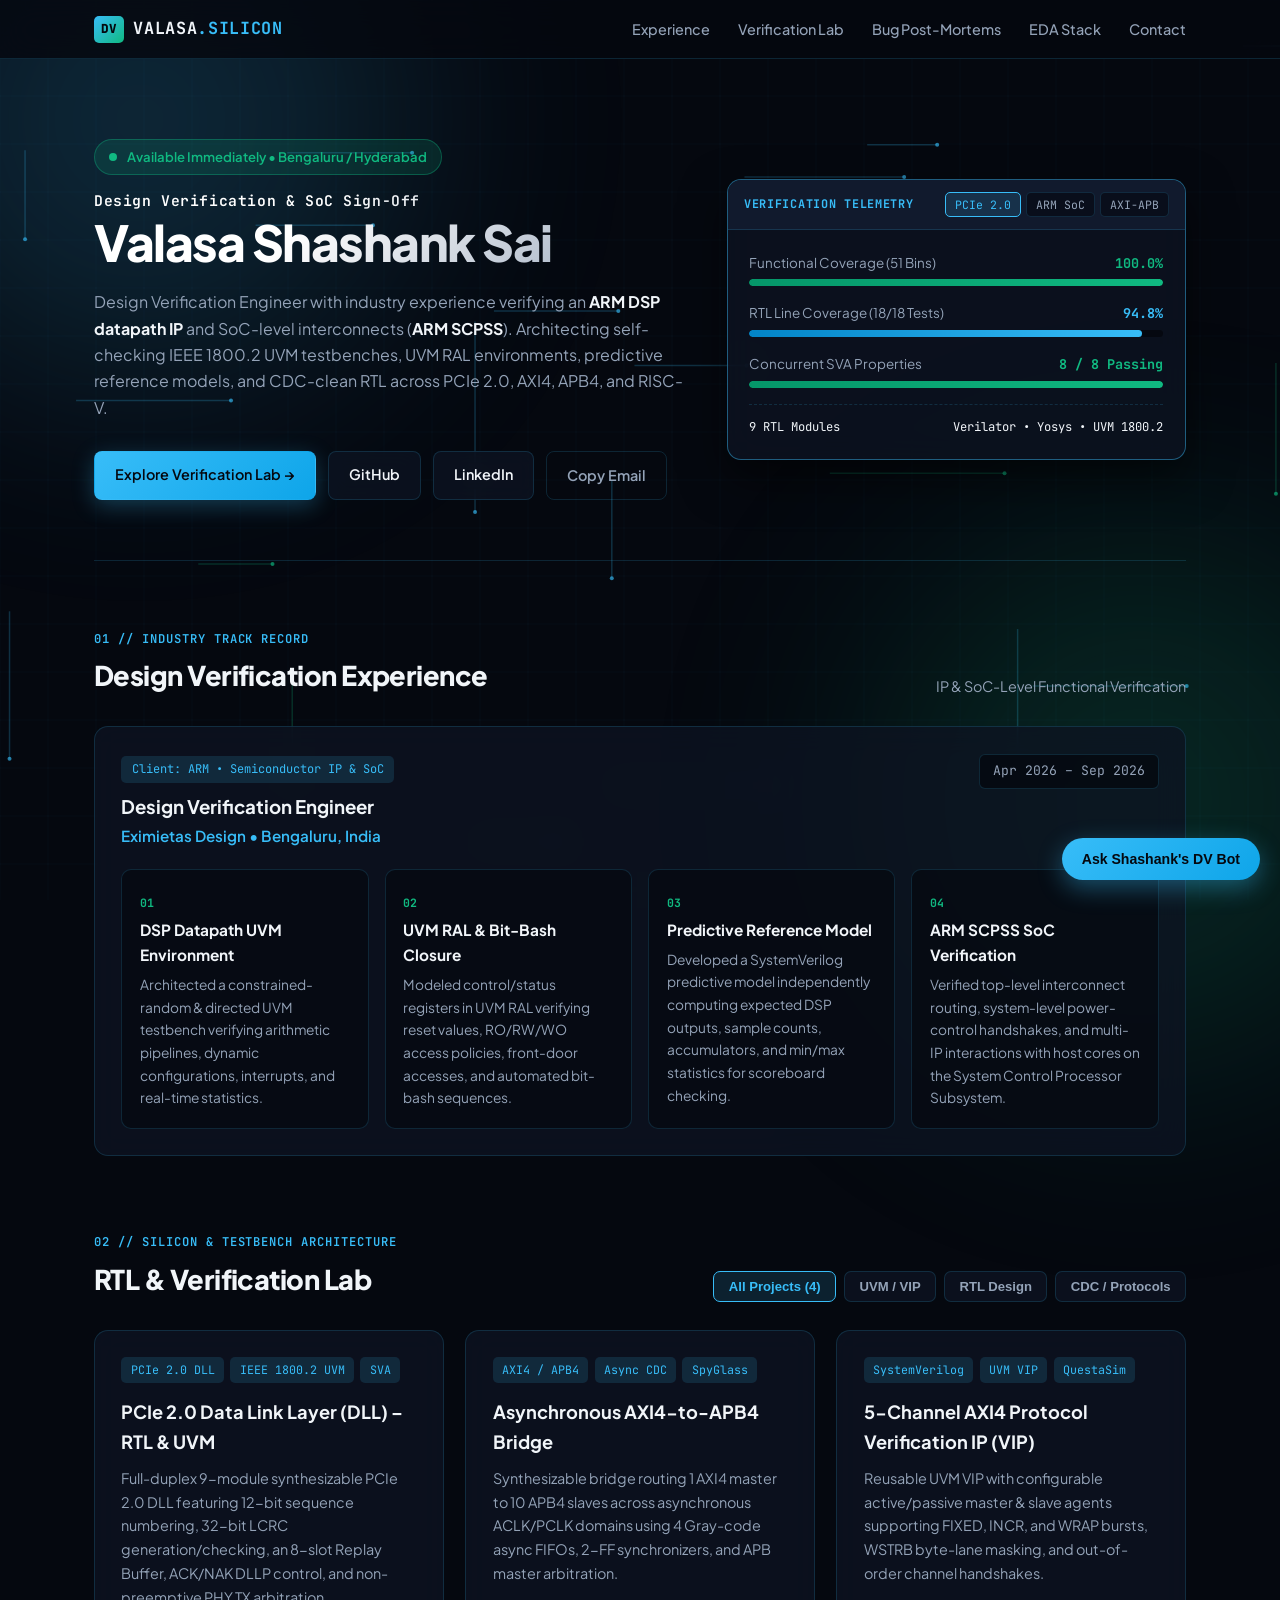
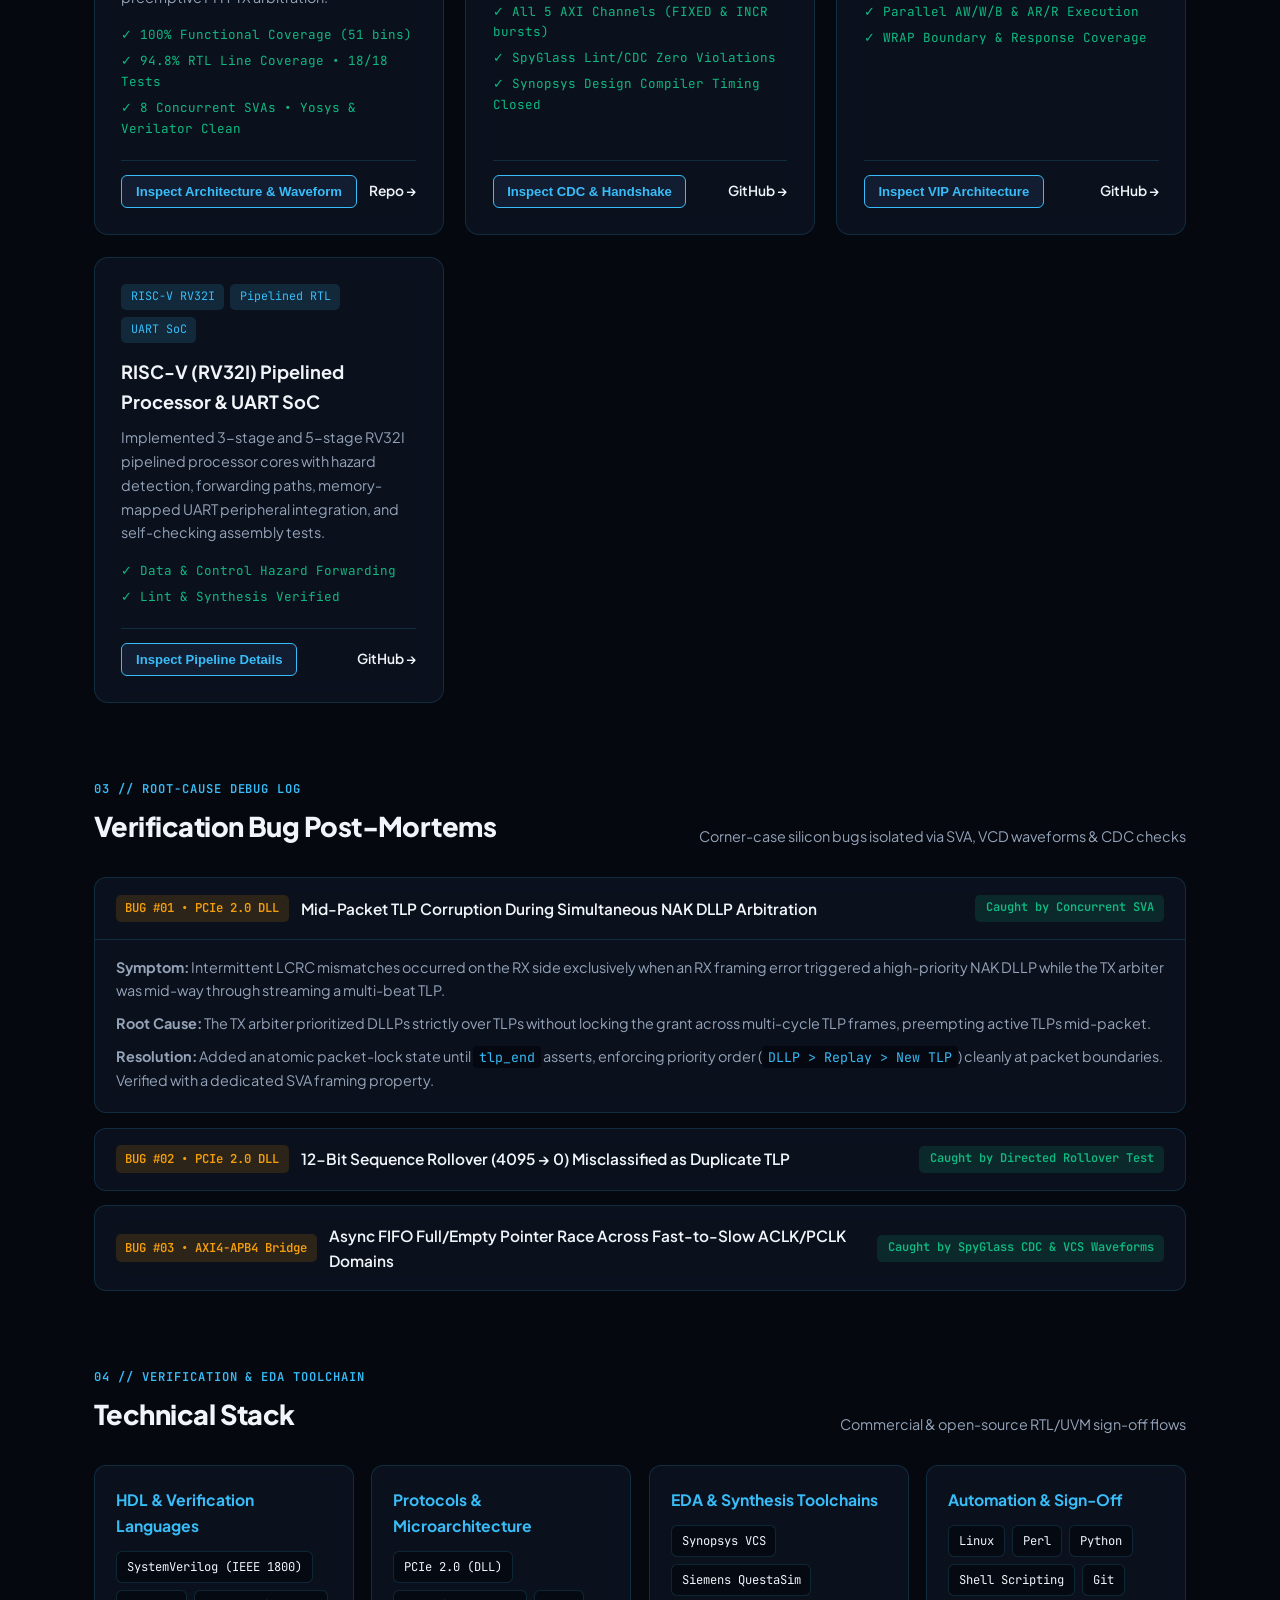
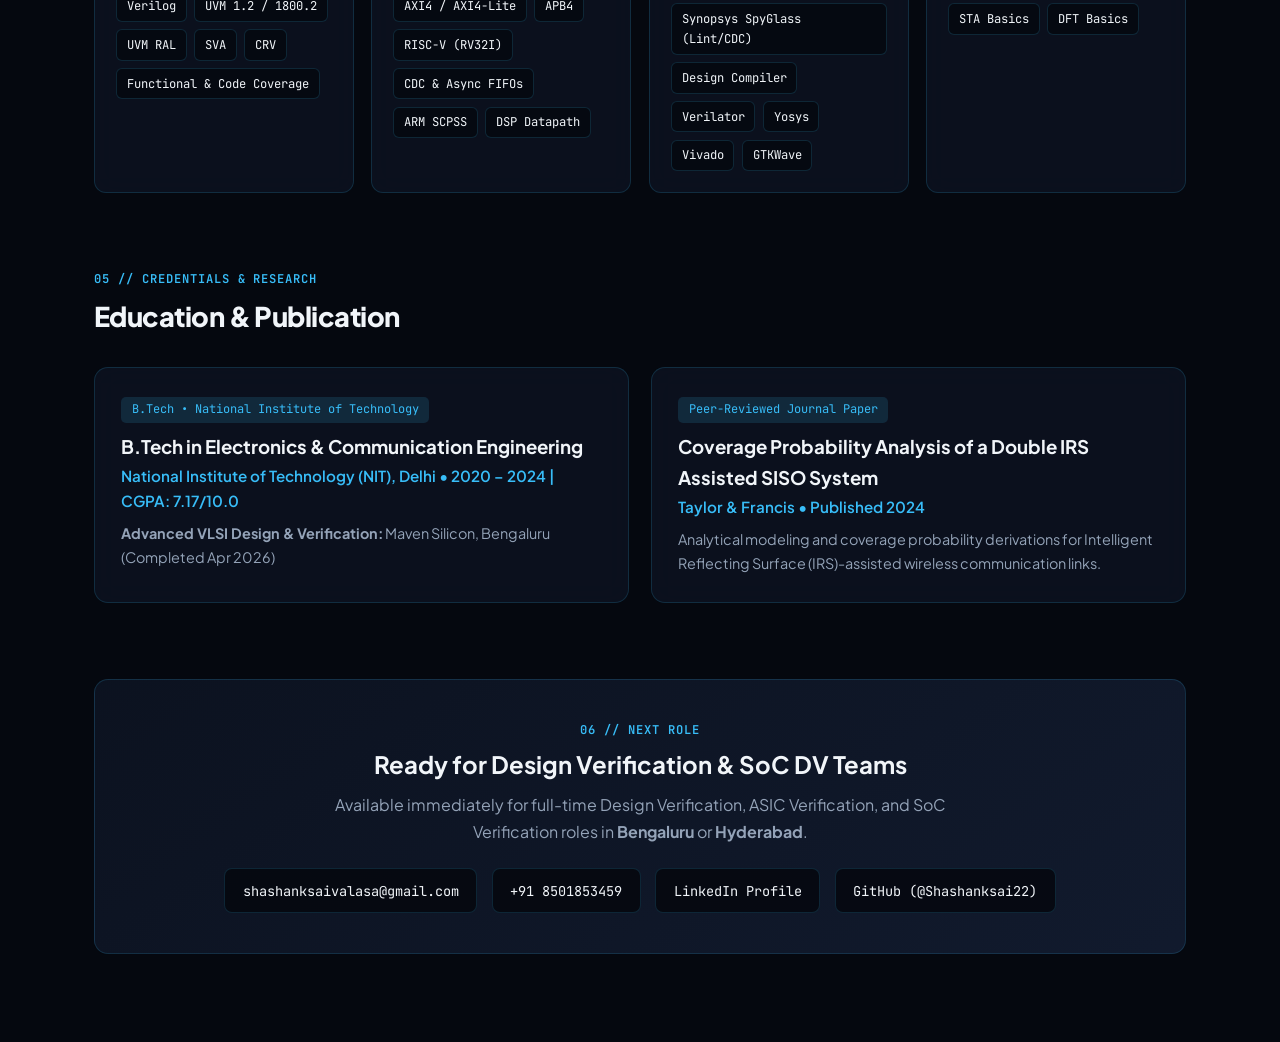
<file: index.html>
<!DOCTYPE html>
<html lang="en">
<head>
    <meta charset="UTF-8">
    <meta name="viewport" content="width=device-width, initial-scale=1.0">
    <title>Valasa Shashank Sai | Design Verification Engineer</title>
    <link rel="stylesheet" href="style.css">
    <link rel="preconnect" href="https://fonts.googleapis.com">
    <link rel="preconnect" href="https://fonts.gstatic.com" crossorigin>
    <link href="https://fonts.googleapis.com/css2?family=Plus+Jakarta+Sans:wght@400;500;600;700;800&family=JetBrains+Mono:wght@400;500;600;700&display=swap" rel="stylesheet">
</head>
<body>
    <!-- Interactive Silicon Trace Canvas -->
    <canvas id="silicon-canvas" aria-hidden="true"></canvas>
    <div class="ambient-glow glow-1" aria-hidden="true"></div>
    <div class="ambient-glow glow-2" aria-hidden="true"></div>

    <!-- Top Glass Navbar -->
    <header class="navbar">
        <div class="nav-container">
            <a href="#" class="logo">
                <span class="logo-chip">DV</span>
                <span>VALASA<span class="accent-text">.SILICON</span></span>
            </a>
            <nav>
                <ul class="nav-links">
                    <li><a href="#experience">Experience</a></li>
                    <li><a href="#projects">Verification Lab</a></li>
                    <li><a href="#bugs">Bug Post-Mortems</a></li>
                    <li><a href="#skills">EDA Stack</a></li>
                    <li><a href="#contact">Contact</a></li>
                </ul>
            </nav>
            <button id="menu-toggle" class="menu-toggle" aria-label="Toggle Menu">&#9776;</button>
        </div>
    </header>

    <main>
        <!-- Hero Section -->
        <section id="about" class="hero">
            <div class="hero-grid">
                <div class="hero-content">
                    <div class="status-pill">
                        <span class="pulse"></span>
                        <span>Available Immediately &bull; Bengaluru / Hyderabad</span>
                    </div>
                    <h1>
                        <span class="eyebrow">Design Verification &amp; SoC Sign-Off</span>
                        Valasa Shashank Sai
                    </h1>
                    <p class="summary">
                        Design Verification Engineer with industry experience verifying an <strong>ARM DSP datapath IP</strong> and SoC-level interconnects (<strong>ARM SCPSS</strong>). Architecting self-checking IEEE 1800.2 UVM testbenches, UVM RAL environments, predictive reference models, and CDC-clean RTL across PCIe 2.0, AXI4, APB4, and RISC-V.
                    </p>
                    <div class="hero-actions">
                        <a href="#projects" class="btn btn-primary">Explore Verification Lab &rarr;</a>
                        <a href="https://github.com/Shashanksai22" target="_blank" rel="noopener" class="btn btn-secondary">GitHub</a>
                        <a href="https://www.linkedin.com/in/shashank-sai-valasa-406a00200/" target="_blank" rel="noopener" class="btn btn-secondary">LinkedIn</a>
                        <button id="copy-email-btn" class="btn btn-ghost">Copy Email</button>
                    </div>
                </div>

                <!-- Interactive Verification Telemetry HUD -->
                <aside class="hud-card">
                    <div class="hud-header">
                        <span class="hud-title">VERIFICATION TELEMETRY</span>
                        <div class="hud-tabs" role="tablist">
                            <button class="hud-tab active" data-hud="pcie">PCIe 2.0</button>
                            <button class="hud-tab" data-hud="arm">ARM SoC</button>
                            <button class="hud-tab" data-hud="axi">AXI-APB</button>
                        </div>
                    </div>

                    <div id="hud-panel-pcie" class="hud-body">
                        <div class="metric-block">
                            <div class="stat-row">
                                <span class="stat-label">Functional Coverage (51 Bins)</span>
                                <span class="stat-val emerald">100.0%</span>
                            </div>
                            <div class="progress-bar"><div class="progress-fill emerald-bg" style="width: 100%;"></div></div>
                        </div>

                        <div class="metric-block">
                            <div class="stat-row">
                                <span class="stat-label">RTL Line Coverage (18/18 Tests)</span>
                                <span class="stat-val cyan">94.8%</span>
                            </div>
                            <div class="progress-bar"><div class="progress-fill cyan-bg" style="width: 94.8%;"></div></div>
                        </div>

                        <div class="metric-block">
                            <div class="stat-row">
                                <span class="stat-label">Concurrent SVA Properties</span>
                                <span class="stat-val emerald">8 / 8 Passing</span>
                            </div>
                            <div class="progress-bar"><div class="progress-fill emerald-bg" style="width: 100%;"></div></div>
                        </div>

                        <div class="hud-footer">
                            <span>9 RTL Modules</span>
                            <span>Verilator &bull; Yosys &bull; UVM 1800.2</span>
                        </div>
                    </div>

                    <div id="hud-panel-arm" class="hud-body hidden">
                        <div class="metric-block">
                            <div class="stat-row">
                                <span class="stat-label">UVM RAL Bit-Bash &amp; Policies</span>
                                <span class="stat-val emerald">RO / RW / WO Closed</span>
                            </div>
                            <div class="progress-bar"><div class="progress-fill emerald-bg" style="width: 100%;"></div></div>
                        </div>

                        <div class="metric-block">
                            <div class="stat-row">
                                <span class="stat-label">DSP Predictive Reference Model</span>
                                <span class="stat-val cyan">Cycle-Accurate Match</span>
                            </div>
                            <div class="progress-bar"><div class="progress-fill cyan-bg" style="width: 100%;"></div></div>
                        </div>

                        <div class="metric-block">
                            <div class="stat-row">
                                <span class="stat-label">ARM SCPSS SoC Integration</span>
                                <span class="stat-val emerald">Power &amp; Routing Verified</span>
                            </div>
                            <div class="progress-bar"><div class="progress-fill emerald-bg" style="width: 100%;"></div></div>
                        </div>

                        <div class="hud-footer">
                            <span>Eximietas Design</span>
                            <span>Client: ARM &bull; Bengaluru</span>
                        </div>
                    </div>

                    <div id="hud-panel-axi" class="hud-body hidden">
                        <div class="metric-block">
                            <div class="stat-row">
                                <span class="stat-label">SpyGlass Lint &amp; CDC Sign-Off</span>
                                <span class="stat-val emerald">0 Violations</span>
                            </div>
                            <div class="progress-bar"><div class="progress-fill emerald-bg" style="width: 100%;"></div></div>
                        </div>

                        <div class="metric-block">
                            <div class="stat-row">
                                <span class="stat-label">Async Gray-Code FIFOs</span>
                                <span class="stat-val cyan">4x Domain Bridges</span>
                            </div>
                            <div class="progress-bar"><div class="progress-fill cyan-bg" style="width: 100%;"></div></div>
                        </div>

                        <div class="metric-block">
                            <div class="stat-row">
                                <span class="stat-label">Design Compiler Synthesis</span>
                                <span class="stat-val emerald">Timing Closed</span>
                            </div>
                            <div class="progress-bar"><div class="progress-fill emerald-bg" style="width: 100%;"></div></div>
                        </div>

                        <div class="hud-footer">
                            <span>1 AXI4 Master &times; 10 APB4 Slaves</span>
                            <span>Synopsys VCS &bull; DC</span>
                        </div>
                    </div>
                </aside>
            </div>
        </section>

        <!-- Experience Section -->
        <section id="experience" class="section">
            <div class="section-head">
                <div>
                    <span class="section-kicker">01 // INDUSTRY TRACK RECORD</span>
                    <h2 class="section-title">Design Verification Experience</h2>
                </div>
                <span class="section-sub">IP &amp; SoC-Level Functional Verification</span>
            </div>

            <div class="card featured-exp-card">
                <div class="card-header">
                    <div>
                        <div class="role-badge">Client: ARM &bull; Semiconductor IP &amp; SoC</div>
                        <h3>Design Verification Engineer</h3>
                        <p class="company">Eximietas Design &bull; Bengaluru, India</p>
                    </div>
                    <span class="date-badge">Apr 2026 &ndash; Sep 2026</span>
                </div>

                <div class="exp-highlights">
                    <div class="exp-pillar">
                        <span class="pillar-num">01</span>
                        <h4>DSP Datapath UVM Environment</h4>
                        <p>Architected a constrained-random &amp; directed UVM testbench verifying arithmetic pipelines, dynamic configurations, interrupts, and real-time statistics.</p>
                    </div>
                    <div class="exp-pillar">
                        <span class="pillar-num">02</span>
                        <h4>UVM RAL &amp; Bit-Bash Closure</h4>
                        <p>Modeled control/status registers in UVM RAL verifying reset values, RO/RW/WO access policies, front-door accesses, and automated bit-bash sequences.</p>
                    </div>
                    <div class="exp-pillar">
                        <span class="pillar-num">03</span>
                        <h4>Predictive Reference Model</h4>
                        <p>Developed a SystemVerilog predictive model independently computing expected DSP outputs, sample counts, accumulators, and min/max statistics for scoreboard checking.</p>
                    </div>
                    <div class="exp-pillar">
                        <span class="pillar-num">04</span>
                        <h4>ARM SCPSS SoC Verification</h4>
                        <p>Verified top-level interconnect routing, system-level power-control handshakes, and multi-IP interactions with host cores on the System Control Processor Subsystem.</p>
                    </div>
                </div>
            </div>
        </section>

        <!-- Featured Projects + Interactive Architecture & Waveform Viewer -->
        <section id="projects" class="section">
            <div class="section-head">
                <div>
                    <span class="section-kicker">02 // SILICON &amp; TESTBENCH ARCHITECTURE</span>
                    <h2 class="section-title">RTL &amp; Verification Lab</h2>
                </div>
                <div class="filter-bar" role="tablist">
                    <button class="filter-btn active" data-filter="all">All Projects (4)</button>
                    <button class="filter-btn" data-filter="uvm">UVM / VIP</button>
                    <button class="filter-btn" data-filter="rtl">RTL Design</button>
                    <button class="filter-btn" data-filter="cdc">CDC / Protocols</button>
                </div>
            </div>

            <div class="grid">
                <!-- Project 1: PCIe 2.0 DLL -->
                <article class="card project-card" data-tags="uvm rtl cdc">
                    <div class="card-top">
                        <span class="tag">PCIe 2.0 DLL</span>
                        <span class="tag">IEEE 1800.2 UVM</span>
                        <span class="tag">SVA</span>
                    </div>
                    <h3>PCIe 2.0 Data Link Layer (DLL) &ndash; RTL &amp; UVM</h3>
                    <p>Full-duplex 9-module synthesizable PCIe 2.0 DLL featuring 12-bit sequence numbering, 32-bit LCRC generation/checking, an 8-slot Replay Buffer, ACK/NAK DLLP control, and non-preemptive PHY TX arbitration.</p>
                    <div class="metrics">
                        <span>&#10003; 100% Functional Coverage (51 bins)</span>
                        <span>&#10003; 94.8% RTL Line Coverage &bull; 18/18 Tests</span>
                        <span>&#10003; 8 Concurrent SVAs &bull; Yosys &amp; Verilator Clean</span>
                    </div>
                    <div class="card-actions">
                        <button class="btn-inspect" data-modal="pcie">Inspect Architecture &amp; Waveform</button>
                        <a href="https://github.com/Shashanksai22/PCIe_2_0_DLL" target="_blank" rel="noopener" class="card-link">Repo &rarr;</a>
                    </div>
                </article>

                <!-- Project 2: Async AXI4-to-APB4 Bridge -->
                <article class="card project-card" data-tags="rtl cdc">
                    <div class="card-top">
                        <span class="tag">AXI4 / APB4</span>
                        <span class="tag">Async CDC</span>
                        <span class="tag">SpyGlass</span>
                    </div>
                    <h3>Asynchronous AXI4-to-APB4 Bridge</h3>
                    <p>Synthesizable bridge routing 1 AXI4 master to 10 APB4 slaves across asynchronous ACLK/PCLK domains using 4 Gray-code async FIFOs, 2-FF synchronizers, and APB master arbitration.</p>
                    <div class="metrics">
                        <span>&#10003; All 5 AXI Channels (FIXED &amp; INCR bursts)</span>
                        <span>&#10003; SpyGlass Lint/CDC Zero Violations</span>
                        <span>&#10003; Synopsys Design Compiler Timing Closed</span>
                    </div>
                    <div class="card-actions">
                        <button class="btn-inspect" data-modal="bridge">Inspect CDC &amp; Handshake</button>
                        <a href="https://github.com/Shashanksai22" target="_blank" rel="noopener" class="card-link">GitHub &rarr;</a>
                    </div>
                </article>

                <!-- Project 3: 5-Channel AXI4 VIP -->
                <article class="card project-card" data-tags="uvm cdc">
                    <div class="card-top">
                        <span class="tag">SystemVerilog</span>
                        <span class="tag">UVM VIP</span>
                        <span class="tag">QuestaSim</span>
                    </div>
                    <h3>5-Channel AXI4 Protocol Verification IP (VIP)</h3>
                    <p>Reusable UVM VIP with configurable active/passive master &amp; slave agents supporting FIXED, INCR, and WRAP bursts, WSTRB byte-lane masking, and out-of-order channel handshakes.</p>
                    <div class="metrics">
                        <span>&#10003; Parallel AW/W/B &amp; AR/R Execution</span>
                        <span>&#10003; WRAP Boundary &amp; Response Coverage</span>
                    </div>
                    <div class="card-actions">
                        <button class="btn-inspect" data-modal="axivip">Inspect VIP Architecture</button>
                        <a href="https://github.com/Shashanksai22" target="_blank" rel="noopener" class="card-link">GitHub &rarr;</a>
                    </div>
                </article>

                <!-- Project 4: RISC-V RV32I -->
                <article class="card project-card" data-tags="rtl">
                    <div class="card-top">
                        <span class="tag">RISC-V RV32I</span>
                        <span class="tag">Pipelined RTL</span>
                        <span class="tag">UART SoC</span>
                    </div>
                    <h3>RISC-V (RV32I) Pipelined Processor &amp; UART SoC</h3>
                    <p>Implemented 3-stage and 5-stage RV32I pipelined processor cores with hazard detection, forwarding paths, memory-mapped UART peripheral integration, and self-checking assembly tests.</p>
                    <div class="metrics">
                        <span>&#10003; Data &amp; Control Hazard Forwarding</span>
                        <span>&#10003; Lint &amp; Synthesis Verified</span>
                    </div>
                    <div class="card-actions">
                        <button class="btn-inspect" data-modal="riscv">Inspect Pipeline Details</button>
                        <a href="https://github.com/Shashanksai22" target="_blank" rel="noopener" class="card-link">GitHub &rarr;</a>
                    </div>
                </article>
            </div>
        </section>

        <!-- Engineering Bug Post-Mortems -->
        <section id="bugs" class="section">
            <div class="section-head">
                <div>
                    <span class="section-kicker">03 // ROOT-CAUSE DEBUG LOG</span>
                    <h2 class="section-title">Verification Bug Post-Mortems</h2>
                </div>
                <span class="section-sub">Corner-case silicon bugs isolated via SVA, VCD waveforms &amp; CDC checks</span>
            </div>

            <div class="accordion">
                <details class="bug-item" open>
                    <summary>
                        <span class="bug-id">BUG #01 &bull; PCIe 2.0 DLL</span>
                        <span class="bug-title">Mid-Packet TLP Corruption During Simultaneous NAK DLLP Arbitration</span>
                        <span class="bug-badge">Caught by Concurrent SVA</span>
                    </summary>
                    <div class="bug-body">
                        <p><strong>Symptom:</strong> Intermittent LCRC mismatches occurred on the RX side exclusively when an RX framing error triggered a high-priority NAK DLLP while the TX arbiter was mid-way through streaming a multi-beat TLP.</p>
                        <p><strong>Root Cause:</strong> The TX arbiter prioritized DLLPs strictly over TLPs without locking the grant across multi-cycle TLP frames, preempting active TLPs mid-packet.</p>
                        <p><strong>Resolution:</strong> Added an atomic packet-lock state until <code>tlp_end</code> asserts, enforcing priority order (<code>DLLP &gt; Replay &gt; New TLP</code>) cleanly at packet boundaries. Verified with a dedicated SVA framing property.</p>
                    </div>
                </details>

                <details class="bug-item">
                    <summary>
                        <span class="bug-id">BUG #02 &bull; PCIe 2.0 DLL</span>
                        <span class="bug-title">12-Bit Sequence Rollover (4095 &rarr; 0) Misclassified as Duplicate TLP</span>
                        <span class="bug-badge">Caught by Directed Rollover Test</span>
                    </summary>
                    <div class="bug-body">
                        <p><strong>Symptom:</strong> After transmitting 4,096 TLPs, packet sequence <code>0</code> was silently dropped by the RX DLL as an old duplicate.</p>
                        <p><strong>Root Cause:</strong> Unsigned comparator (<code>rx_seq &lt; next_rcv_seq</code>) evaluated <code>0 &lt; 4095</code> as true across the wrap boundary.</p>
                        <p><strong>Resolution:</strong> Replaced unsigned comparison with 12-bit two's-complement signed modular difference (<code>logic signed [11:0] diff = rx_seq - next_rcv_seq;</code>), isolating expected (<code>0</code>), duplicate (<code>diff[11]==1</code>), and out-of-order gaps across rollover.</p>
                    </div>
                </details>

                <details class="bug-item">
                    <summary>
                        <span class="bug-id">BUG #03 &bull; AXI4-APB4 Bridge</span>
                        <span class="bug-title">Async FIFO Full/Empty Pointer Race Across Fast-to-Slow ACLK/PCLK Domains</span>
                        <span class="bug-badge">Caught by SpyGlass CDC &amp; VCS Waveforms</span>
                    </summary>
                    <div class="bug-body">
                        <p><strong>Symptom:</strong> Back-to-back AXI4 INCR write bursts dropped the final beat when <code>ACLK</code> ran 3&times; faster than <code>PCLK</code>.</p>
                        <p><strong>Root Cause:</strong> Write-side <code>wfull</code> flag compared binary write pointer against unsynchronized read pointer bits during burst back-pressure transitions.</p>
                        <p><strong>Resolution:</strong> Implemented (N+1)-bit Gray-code pointers with 2-FF synchronizers and MSB/2nd-MSB inversion full detection, eliminating SpyGlass CDC structural/functional warnings.</p>
                    </div>
                </details>
            </div>
        </section>

        <!-- Skills Section -->
        <section id="skills" class="section">
            <div class="section-head">
                <div>
                    <span class="section-kicker">04 // VERIFICATION &amp; EDA TOOLCHAIN</span>
                    <h2 class="section-title">Technical Stack</h2>
                </div>
                <span class="section-sub">Commercial &amp; open-source RTL/UVM sign-off flows</span>
            </div>
            <div class="skills-grid">
                <div class="skill-box">
                    <h4>HDL &amp; Verification Languages</h4>
                    <div class="pill-list">
                        <span>SystemVerilog (IEEE 1800)</span>
                        <span>Verilog</span>
                        <span>UVM 1.2 / 1800.2</span>
                        <span>UVM RAL</span>
                        <span>SVA</span>
                        <span>CRV</span>
                        <span>Functional &amp; Code Coverage</span>
                    </div>
                </div>
                <div class="skill-box">
                    <h4>Protocols &amp; Microarchitecture</h4>
                    <div class="pill-list">
                        <span>PCIe 2.0 (DLL)</span>
                        <span>AXI4 / AXI4-Lite</span>
                        <span>APB4</span>
                        <span>RISC-V (RV32I)</span>
                        <span>CDC &amp; Async FIFOs</span>
                        <span>ARM SCPSS</span>
                        <span>DSP Datapath</span>
                    </div>
                </div>
                <div class="skill-box">
                    <h4>EDA &amp; Synthesis Toolchains</h4>
                    <div class="pill-list">
                        <span>Synopsys VCS</span>
                        <span>Siemens QuestaSim</span>
                        <span>Synopsys SpyGlass (Lint/CDC)</span>
                        <span>Design Compiler</span>
                        <span>Verilator</span>
                        <span>Yosys</span>
                        <span>Vivado</span>
                        <span>GTKWave</span>
                    </div>
                </div>
                <div class="skill-box">
                    <h4>Automation &amp; Sign-Off</h4>
                    <div class="pill-list">
                        <span>Linux</span>
                        <span>Perl</span>
                        <span>Python</span>
                        <span>Shell Scripting</span>
                        <span>Git</span>
                        <span>STA Basics</span>
                        <span>DFT Basics</span>
                    </div>
                </div>
            </div>
        </section>

        <!-- Education & Publication -->
        <section id="education" class="section">
            <div class="section-head">
                <div>
                    <span class="section-kicker">05 // CREDENTIALS &amp; RESEARCH</span>
                    <h2 class="section-title">Education &amp; Publication</h2>
                </div>
            </div>
            <div class="grid-2">
                <div class="card">
                    <div class="role-badge">B.Tech &bull; National Institute of Technology</div>
                    <h3>B.Tech in Electronics &amp; Communication Engineering</h3>
                    <p class="company">National Institute of Technology (NIT), Delhi &bull; 2020 &ndash; 2024 | CGPA: 7.17/10.0</p>
                    <p class="sub-text"><strong>Advanced VLSI Design &amp; Verification:</strong> Maven Silicon, Bengaluru (Completed Apr 2026)</p>
                </div>
                <div class="card">
                    <div class="role-badge">Peer-Reviewed Journal Paper</div>
                    <h3>Coverage Probability Analysis of a Double IRS Assisted SISO System</h3>
                    <p class="company">Taylor &amp; Francis &bull; Published 2024</p>
                    <p class="sub-text">Analytical modeling and coverage probability derivations for Intelligent Reflecting Surface (IRS)-assisted wireless communication links.</p>
                </div>
            </div>
        </section>

        <!-- Contact Section -->
        <section id="contact" class="section contact-section">
            <div class="card contact-card">
                <span class="section-kicker">06 // NEXT ROLE</span>
                <h2>Ready for Design Verification &amp; SoC DV Teams</h2>
                <p>Available immediately for full-time Design Verification, ASIC Verification, and SoC Verification roles in <strong>Bengaluru</strong> or <strong>Hyderabad</strong>.</p>
                <div class="contact-links">
                    <a href="mailto:shashanksaivalasa@gmail.com">shashanksaivalasa@gmail.com</a>
                    <span>+91 8501853459</span>
                    <a href="https://www.linkedin.com/in/shashank-sai-valasa-406a00200/" target="_blank" rel="noopener">LinkedIn Profile</a>
                    <a href="https://github.com/Shashanksai22" target="_blank" rel="noopener">GitHub (@Shashanksai22)</a>
                </div>
            </div>
        </section>
    </main>

    <!-- Architecture & Waveform Lightbox Modal -->
    <div id="project-modal" class="modal hidden" role="dialog" aria-modal="true">
        <div class="modal-backdrop"></div>
        <div class="modal-dialog">
            <div class="modal-header">
                <h3 id="modal-title">Project Architecture</h3>
                <button id="modal-close" class="modal-close" aria-label="Close Modal">&times;</button>
            </div>
            <div id="modal-body" class="modal-body"></div>
        </div>
    </div>

    <!-- Floating Interactive DV Assistant -->
    <div id="chat-widget">
        <button id="chat-toggle">Ask Shashank's DV Bot</button>
        <div id="chat-box" class="hidden">
            <div class="chat-header">
                <span>DV Recruiter Assistant</span>
                <button id="chat-close" aria-label="Close Chat">&times;</button>
            </div>
            <div id="chat-messages"></div>
            <div id="chat-suggestions"></div>
        </div>
    </div>

    <script src="chatbot.js"></script>
</body>
</html>
</file>
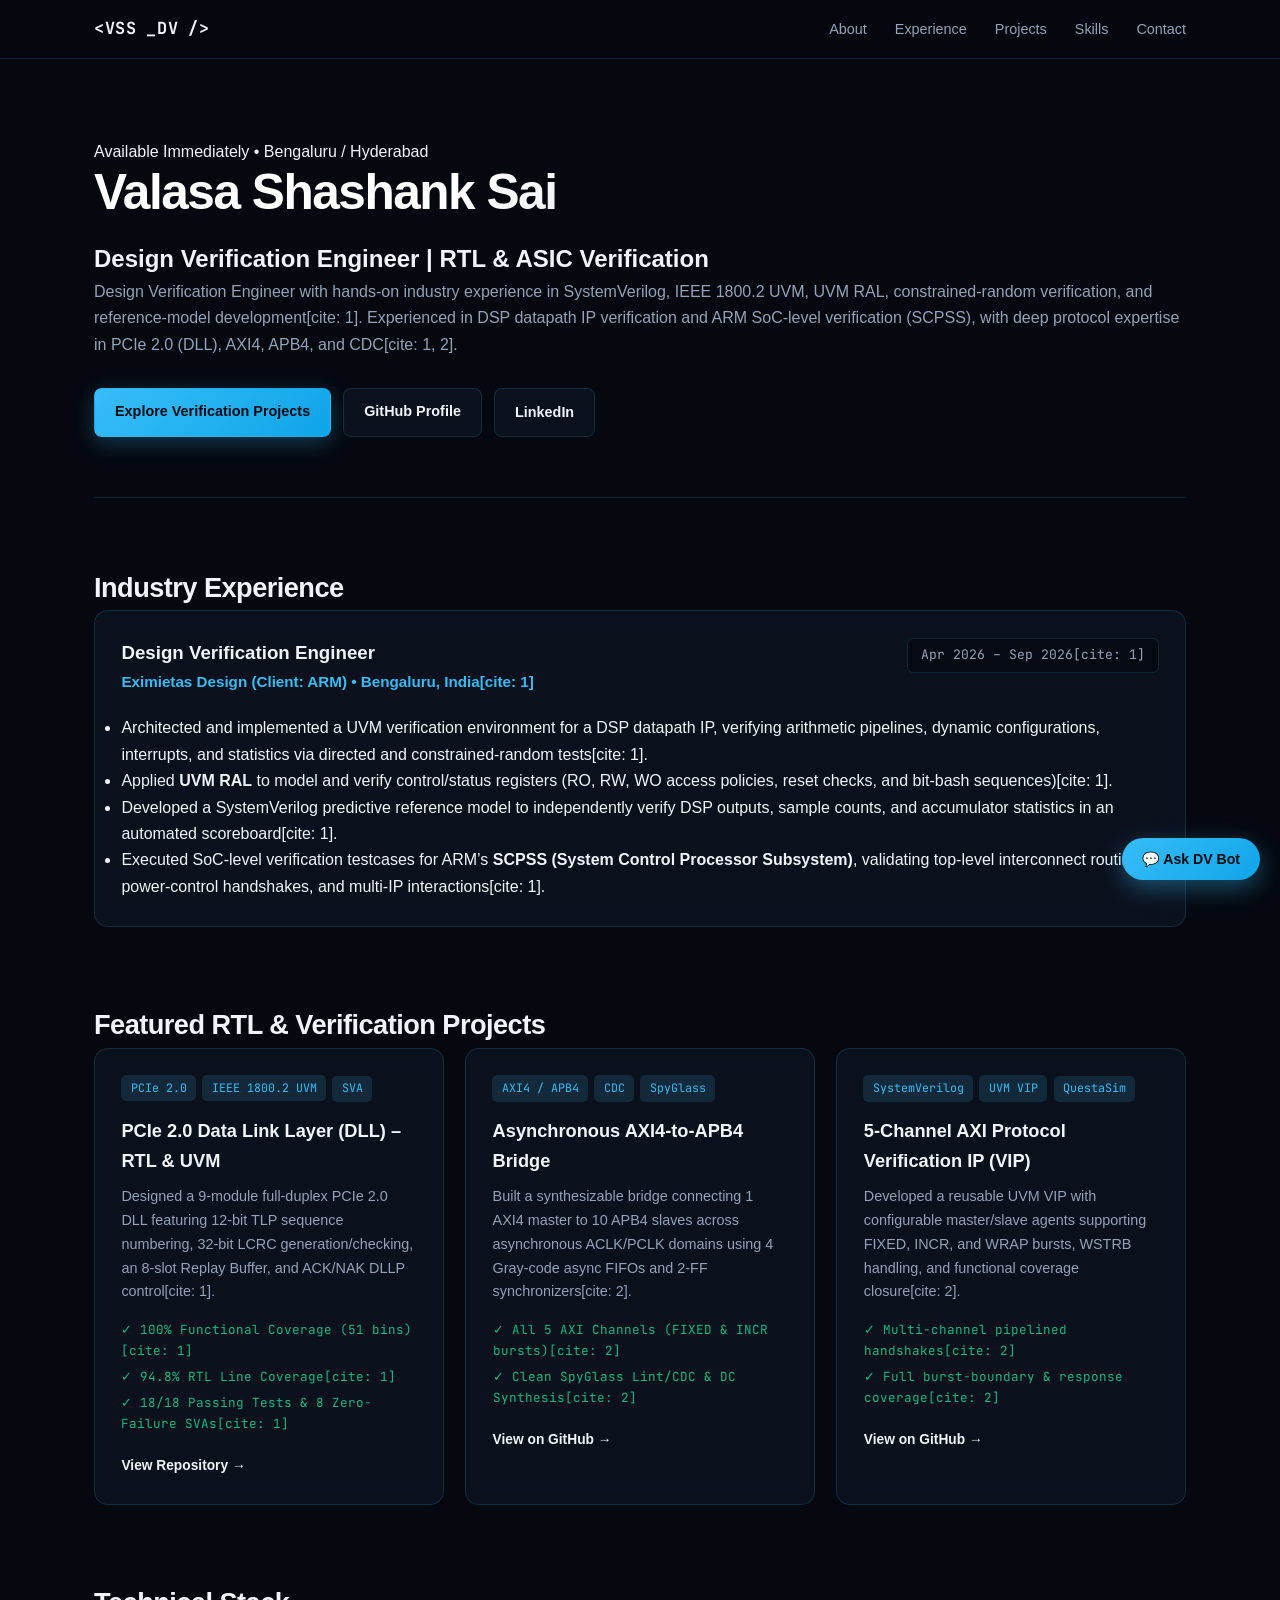
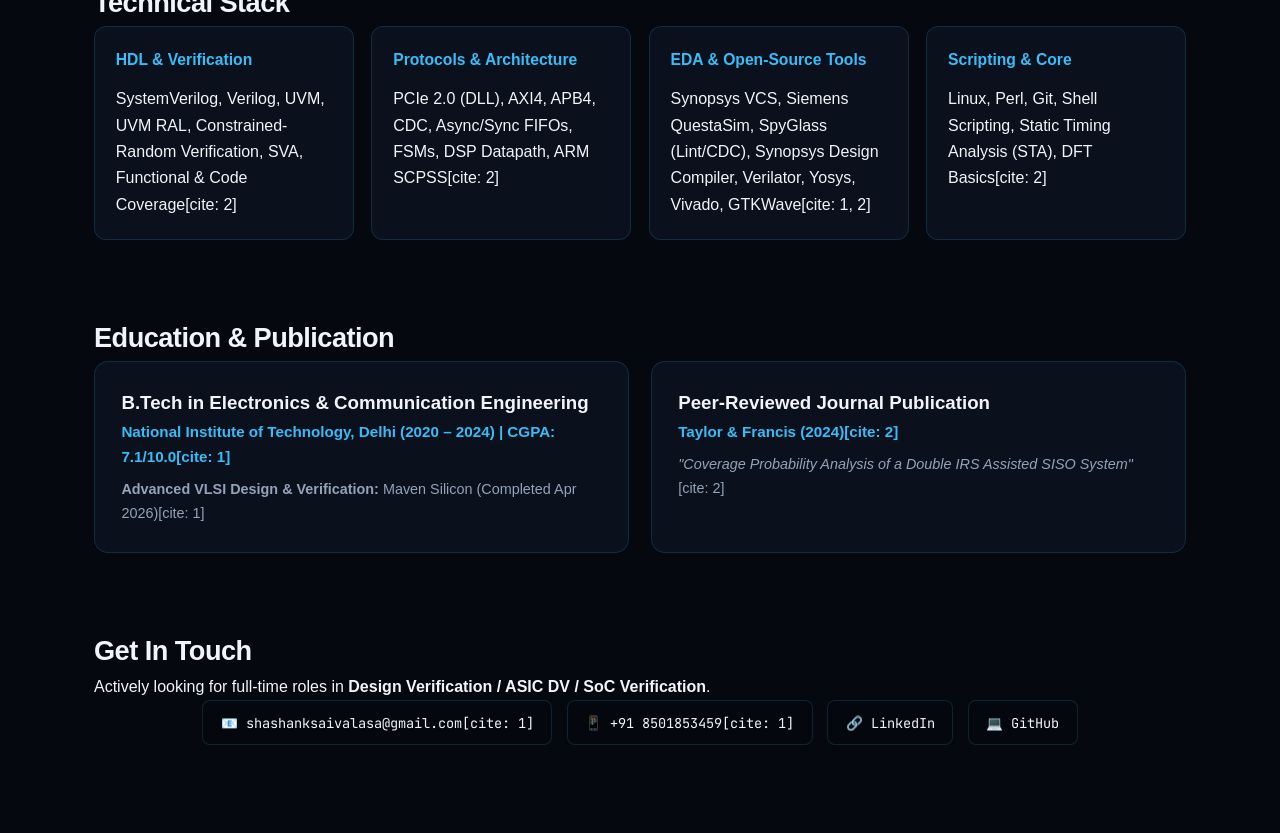
<file: portfolio.html>
<!DOCTYPE html>
<html lang="en">
<head>
    <meta charset="UTF-8">
    <meta name="viewport" content="width=device-width, initial-scale=1.0">
    <title>Valasa Shashank Sai | Design Verification Engineer</title>
    <link rel="stylesheet" href="style.css">
    <link href="https://fonts.googleapis.com/css2?family=Inter:wght@400;500;600;700&family=JetBrains+Mono:wght@400;600&display=swap" rel="stylesheet">
</head>
<body>
    <header class="navbar">
        <div class="nav-container">
            <a href="#" class="logo">&lt;VSS<span>_DV</span>/&gt;</a>
            <nav>
                <ul class="nav-links">
                    <li><a href="#about">About</a></li>
                    <li><a href="#experience">Experience</a></li>
                    <li><a href="#projects">Projects</a></li>
                    <li><a href="#skills">Skills</a></li>
                    <li><a href="#contact">Contact</a></li>
                </ul>
            </nav>
        </div>
    </header>

    <main>
        <!-- Hero Section -->
        <section id="about" class="hero">
            <div class="badge">Available Immediately • Bengaluru / Hyderabad</div>
            <h1>Valasa Shashank Sai</h1>
            <h2>Design Verification Engineer | RTL &amp; ASIC Verification</h2>
            <p class="summary">
                Design Verification Engineer with hands-on industry experience in SystemVerilog, IEEE 1800.2 UVM, UVM RAL, constrained-random verification, and reference-model development[cite: 1]. Experienced in DSP datapath IP verification and ARM SoC-level verification (SCPSS), with deep protocol expertise in PCIe 2.0 (DLL), AXI4, APB4, and CDC[cite: 1, 2].
            </p>
            <div class="hero-actions">
                <a href="#projects" class="btn btn-primary">Explore Verification Projects</a>
                <a href="https://github.com/Shashanksai22" target="_blank" class="btn btn-secondary">GitHub Profile</a>
                <a href="https://www.linkedin.com/in/shashank-sai-valasa-406a00200/" target="_blank" class="btn btn-secondary">LinkedIn</a>
            </div>
        </section>

        <!-- Experience Section -->
        <section id="experience" class="section">
            <h2 class="section-title">Industry Experience</h2>
            <div class="card timeline-card">
                <div class="card-header">
                    <div>
                        <h3>Design Verification Engineer</h3>
                        <p class="company">Eximietas Design (Client: ARM) • Bengaluru, India[cite: 1]</p>
                    </div>
                    <span class="date-badge">Apr 2026 – Sep 2026[cite: 1]</span>
                </div>
                <ul class="bullet-list">
                    <li>Architected and implemented a UVM verification environment for a DSP datapath IP, verifying arithmetic pipelines, dynamic configurations, interrupts, and statistics via directed and constrained-random tests[cite: 1].</li>
                    <li>Applied <strong>UVM RAL</strong> to model and verify control/status registers (RO, RW, WO access policies, reset checks, and bit-bash sequences)[cite: 1].</li>
                    <li>Developed a SystemVerilog predictive reference model to independently verify DSP outputs, sample counts, and accumulator statistics in an automated scoreboard[cite: 1].</li>
                    <li>Executed SoC-level verification testcases for ARM’s <strong>SCPSS (System Control Processor Subsystem)</strong>, validating top-level interconnect routing, power-control handshakes, and multi-IP interactions[cite: 1].</li>
                </ul>
            </div>
        </section>

        <!-- Projects Section -->
        <section id="projects" class="section">
            <h2 class="section-title">Featured RTL &amp; Verification Projects</h2>
            <div class="grid">
                <div class="card project-card">
                    <div class="card-top">
                        <span class="tag">PCIe 2.0</span>
                        <span class="tag">IEEE 1800.2 UVM</span>
                        <span class="tag">SVA</span>
                    </div>
                    <h3>PCIe 2.0 Data Link Layer (DLL) – RTL &amp; UVM</h3>
                    <p>Designed a 9-module full-duplex PCIe 2.0 DLL featuring 12-bit TLP sequence numbering, 32-bit LCRC generation/checking, an 8-slot Replay Buffer, and ACK/NAK DLLP control[cite: 1].</p>
                    <div class="metrics">
                        <span>✓ 100% Functional Coverage (51 bins)[cite: 1]</span>
                        <span>✓ 94.8% RTL Line Coverage[cite: 1]</span>
                        <span>✓ 18/18 Passing Tests &amp; 8 Zero-Failure SVAs[cite: 1]</span>
                    </div>
                    <a href="https://github.com/Shashanksai22/PCIe_2_0_DLL" target="_blank" class="card-link">View Repository &rarr;</a>
                </div>

                <div class="card project-card">
                    <div class="card-top">
                        <span class="tag">AXI4 / APB4</span>
                        <span class="tag">CDC</span>
                        <span class="tag">SpyGlass</span>
                    </div>
                    <h3>Asynchronous AXI4-to-APB4 Bridge</h3>
                    <p>Built a synthesizable bridge connecting 1 AXI4 master to 10 APB4 slaves across asynchronous ACLK/PCLK domains using 4 Gray-code async FIFOs and 2-FF synchronizers[cite: 2].</p>
                    <div class="metrics">
                        <span>✓ All 5 AXI Channels (FIXED &amp; INCR bursts)[cite: 2]</span>
                        <span>✓ Clean SpyGlass Lint/CDC &amp; DC Synthesis[cite: 2]</span>
                    </div>
                    <a href="https://github.com/Shashanksai22" target="_blank" class="card-link">View on GitHub &rarr;</a>
                </div>

                <div class="card project-card">
                    <div class="card-top">
                        <span class="tag">SystemVerilog</span>
                        <span class="tag">UVM VIP</span>
                        <span class="tag">QuestaSim</span>
                    </div>
                    <h3>5-Channel AXI Protocol Verification IP (VIP)</h3>
                    <p>Developed a reusable UVM VIP with configurable master/slave agents supporting FIXED, INCR, and WRAP bursts, WSTRB handling, and functional coverage closure[cite: 2].</p>
                    <div class="metrics">
                        <span>✓ Multi-channel pipelined handshakes[cite: 2]</span>
                        <span>✓ Full burst-boundary &amp; response coverage[cite: 2]</span>
                    </div>
                    <a href="https://github.com/Shashanksai22" target="_blank" class="card-link">View on GitHub &rarr;</a>
                </div>
            </div>
        </section>

        <!-- Skills Section -->
        <section id="skills" class="section">
            <h2 class="section-title">Technical Stack</h2>
            <div class="skills-grid">
                <div class="skill-box">
                    <h4>HDL &amp; Verification</h4>
                    <p>SystemVerilog, Verilog, UVM, UVM RAL, Constrained-Random Verification, SVA, Functional &amp; Code Coverage[cite: 2]</p>
                </div>
                <div class="skill-box">
                    <h4>Protocols &amp; Architecture</h4>
                    <p>PCIe 2.0 (DLL), AXI4, APB4, CDC, Async/Sync FIFOs, FSMs, DSP Datapath, ARM SCPSS[cite: 2]</p>
                </div>
                <div class="skill-box">
                    <h4>EDA &amp; Open-Source Tools</h4>
                    <p>Synopsys VCS, Siemens QuestaSim, SpyGlass (Lint/CDC), Synopsys Design Compiler, Verilator, Yosys, Vivado, GTKWave[cite: 1, 2]</p>
                </div>
                <div class="skill-box">
                    <h4>Scripting &amp; Core</h4>
                    <p>Linux, Perl, Git, Shell Scripting, Static Timing Analysis (STA), DFT Basics[cite: 2]</p>
                </div>
            </div>
        </section>

        <!-- Education & Publication -->
        <section id="education" class="section">
            <h2 class="section-title">Education &amp; Publication</h2>
            <div class="grid-2">
                <div class="card">
                    <h3>B.Tech in Electronics &amp; Communication Engineering</h3>
                    <p class="company">National Institute of Technology, Delhi (2020 – 2024) | CGPA: 7.1/10.0[cite: 1]</p>
                    <p class="sub-text"><strong>Advanced VLSI Design &amp; Verification:</strong> Maven Silicon (Completed Apr 2026)[cite: 1]</p>
                </div>
                <div class="card">
                    <h3>Peer-Reviewed Journal Publication</h3>
                    <p class="company">Taylor &amp; Francis (2024)[cite: 2]</p>
                    <p class="sub-text"><em>"Coverage Probability Analysis of a Double IRS Assisted SISO System"</em>[cite: 2]</p>
                </div>
            </div>
        </section>

        <!-- Contact Section -->
        <section id="contact" class="section contact-section">
            <h2 class="section-title">Get In Touch</h2>
            <p>Actively looking for full-time roles in <strong>Design Verification / ASIC DV / SoC Verification</strong>.</p>
            <div class="contact-links">
                <a href="mailto:shashanksaivalasa@gmail.com">📧 shashanksaivalasa@gmail.com[cite: 1]</a>
                <span>📱 +91 8501853459[cite: 1]</span>
                <a href="https://www.linkedin.com/in/shashank-sai-valasa-406a00200/" target="_blank">🔗 LinkedIn</a>
                <a href="https://github.com/Shashanksai22" target="_blank">💻 GitHub</a>
            </div>
        </section>
    </main>

    <!-- Floating DV Assistant Chatbot -->
    <div id="chat-widget">
        <button id="chat-toggle">💬 Ask DV Bot</button>
        <div id="chat-box" class="hidden">
            <div class="chat-header">
                <span>Shashank's DV Assistant</span>
                <button id="chat-close">&times;</button>
            </div>
            <div id="chat-messages"></div>
            <div id="chat-suggestions"></div>
        </div>
    </div>

    <script src="chatbot.js"></script>
</body>
</html>
</file>
<file: style.css>
:root {
    --bg: #05080f;
    --surface: rgba(13, 20, 34, 0.78);
    --surface-solid: #0d1422;
    --surface-2: #131d31;
    --border: rgba(56, 189, 248, 0.16);
    --border-bright: rgba(56, 189, 248, 0.45);
    --cyan: #38bdf8;
    --cyan-dim: rgba(56, 189, 248, 0.14);
    --emerald: #10b981;
    --emerald-dim: rgba(16, 185, 129, 0.14);
    --amber: #f59e0b;
    --text: #f1f5f9;
    --muted: #94a3b8;
}

* {
    box-sizing: border-box;
    margin: 0;
    padding: 0;
}

html {
    scroll-behavior: smooth;
}

body {
    font-family: 'Plus Jakarta Sans', -apple-system, BlinkMacSystemFont, sans-serif;
    background-color: var(--bg);
    color: var(--text);
    line-height: 1.65;
    overflow-x: hidden;
}

/* Interactive Silicon Canvas & Ambient Glows */
#silicon-canvas {
    position: fixed;
    inset: 0;
    width: 100%;
    height: 100%;
    pointer-events: none;
    z-index: -2;
}

.ambient-glow {
    position: fixed;
    width: 520px;
    height: 520px;
    border-radius: 50%;
    filter: blur(130px);
    opacity: 0.18;
    pointer-events: none;
    z-index: -1;
}

.glow-1 {
    top: -140px;
    left: -120px;
    background: var(--cyan);
}

.glow-2 {
    bottom: -160px;
    right: -120px;
    background: var(--emerald);
}

/* Navbar */
.navbar {
    position: sticky;
    top: 0;
    background: rgba(5, 8, 15, 0.82);
    backdrop-filter: blur(16px);
    -webkit-backdrop-filter: blur(16px);
    border-bottom: 1px solid var(--border);
    z-index: 100;
}

.nav-container {
    max-width: 1140px;
    margin: auto;
    padding: 0.95rem 1.5rem;
    display: flex;
    justify-content: space-between;
    align-items: center;
}

.logo {
    display: flex;
    align-items: center;
    gap: 0.6rem;
    font-family: 'JetBrains Mono', monospace;
    font-weight: 700;
    font-size: 1.05rem;
    letter-spacing: 0.04em;
    color: var(--text);
    text-decoration: none;
}

.logo-chip {
    background: linear-gradient(135deg, var(--cyan), var(--emerald));
    color: #05080f;
    font-weight: 800;
    font-size: 0.78rem;
    padding: 0.2rem 0.45rem;
    border-radius: 5px;
}

.accent-text {
    color: var(--cyan);
}

.nav-links {
    list-style: none;
    display: flex;
    gap: 1.75rem;
}

.nav-links a {
    color: var(--muted);
    text-decoration: none;
    font-size: 0.9rem;
    font-weight: 500;
    transition: color 0.2s;
}

.nav-links a:hover {
    color: var(--cyan);
}

.menu-toggle {
    display: none;
    background: none;
    border: 1px solid var(--border);
    color: var(--text);
    padding: 0.35rem 0.65rem;
    border-radius: 6px;
    cursor: pointer;
}

/* Layout */
main {
    max-width: 1140px;
    margin: auto;
    padding: 0 1.5rem 5rem;
}

.section {
    padding: 4.25rem 0 0.5rem;
}

.section-head {
    display: flex;
    justify-content: space-between;
    align-items: flex-end;
    flex-wrap: wrap;
    gap: 1rem;
    margin-bottom: 1.75rem;
}

.section-kicker {
    display: block;
    font-family: 'JetBrains Mono', monospace;
    font-size: 0.76rem;
    font-weight: 600;
    letter-spacing: 0.08em;
    color: var(--cyan);
    margin-bottom: 0.3rem;
}

.section-title {
    font-size: 1.7rem;
    font-weight: 800;
    letter-spacing: -0.02em;
}

.section-sub {
    color: var(--muted);
    font-size: 0.9rem;
}

/* Hero Section */
.hero {
    padding: 5rem 0 3.75rem;
    border-bottom: 1px solid var(--border);
}

.hero-grid {
    display: grid;
    grid-template-columns: 1.3fr 1fr;
    gap: 2.25rem;
    align-items: center;
}

.status-pill {
    display: inline-flex;
    align-items: center;
    gap: 0.6rem;
    background: var(--emerald-dim);
    color: var(--emerald);
    border: 1px solid rgba(16, 185, 129, 0.35);
    padding: 0.38rem 0.9rem;
    border-radius: 999px;
    font-size: 0.82rem;
    font-weight: 600;
    margin-bottom: 1.15rem;
}

.pulse {
    width: 8px;
    height: 8px;
    border-radius: 50%;
    background: var(--emerald);
    animation: pulseAnim 1.8s infinite;
}

@keyframes pulseAnim {
    0% { box-shadow: 0 0 0 0 rgba(16, 185, 129, 0.75); }
    70% { box-shadow: 0 0 0 9px rgba(16, 185, 129, 0); }
    100% { box-shadow: 0 0 0 0 rgba(16, 185, 129, 0); }
}

.eyebrow {
    display: block;
    font-family: 'JetBrains Mono', monospace;
    font-size: 0.92rem;
    font-weight: 600;
    color: var(--cyan);
    letter-spacing: 0.04em;
    margin-bottom: 0.35rem;
}

.hero h1 {
    font-size: 3.1rem;
    font-weight: 800;
    letter-spacing: -0.03em;
    line-height: 1.12;
    margin-bottom: 1.15rem;
    background: linear-gradient(135deg, #ffffff 35%, #94a3b8 100%);
    -webkit-background-clip: text;
    -webkit-text-fill-color: transparent;
}

.summary {
    color: var(--muted);
    font-size: 1rem;
    margin-bottom: 1.85rem;
}

.summary strong {
    color: var(--text);
}

.hero-actions {
    display: flex;
    flex-wrap: wrap;
    gap: 0.75rem;
}

.btn {
    padding: 0.72rem 1.25rem;
    border-radius: 8px;
    text-decoration: none;
    font-weight: 600;
    font-size: 0.9rem;
    cursor: pointer;
    border: 1px solid transparent;
    transition: all 0.2s ease;
    font-family: inherit;
}

.btn-primary {
    background: linear-gradient(135deg, var(--cyan), #0ea5e9);
    color: #05080f;
    box-shadow: 0 6px 22px rgba(56, 189, 248, 0.28);
}

.btn-primary:hover {
    transform: translateY(-1px);
    box-shadow: 0 8px 28px rgba(56, 189, 248, 0.42);
}

.btn-secondary {
    background: var(--surface);
    backdrop-filter: blur(10px);
    color: var(--text);
    border-color: var(--border);
}

.btn-secondary:hover {
    border-color: var(--cyan);
    color: var(--cyan);
}

.btn-ghost {
    background: transparent;
    color: var(--muted);
    border-color: var(--border);
}

.btn-ghost:hover {
    color: var(--text);
    border-color: var(--muted);
}

/* Interactive Verification HUD */
.hud-card {
    background: var(--surface);
    backdrop-filter: blur(16px);
    -webkit-backdrop-filter: blur(16px);
    border: 1px solid var(--border-bright);
    border-radius: 14px;
    overflow: hidden;
    box-shadow: 0 18px 45px rgba(0, 0, 0, 0.55);
}

.hud-header {
    background: rgba(19, 29, 49, 0.85);
    padding: 0.75rem 1rem;
    display: flex;
    align-items: center;
    justify-content: space-between;
    gap: 0.5rem;
    border-bottom: 1px solid var(--border);
}

.hud-title {
    font-family: 'JetBrains Mono', monospace;
    font-size: 0.74rem;
    font-weight: 700;
    letter-spacing: 0.06em;
    color: var(--cyan);
}

.hud-tabs {
    display: flex;
    gap: 0.35rem;
}

.hud-tab {
    background: rgba(5, 8, 15, 0.6);
    border: 1px solid var(--border);
    color: var(--muted);
    font-family: 'JetBrains Mono', monospace;
    font-size: 0.72rem;
    padding: 0.25rem 0.55rem;
    border-radius: 5px;
    cursor: pointer;
    transition: all 0.2s;
}

.hud-tab.active,
.hud-tab:hover {
    background: var(--cyan-dim);
    border-color: var(--cyan);
    color: var(--cyan);
}

.hud-body {
    padding: 1.35rem;
}

.metric-block {
    margin-bottom: 1rem;
}

.stat-row {
    display: flex;
    justify-content: space-between;
    font-size: 0.84rem;
    margin-bottom: 0.35rem;
}

.stat-label {
    color: var(--muted);
}

.stat-val {
    font-family: 'JetBrains Mono', monospace;
    font-weight: 700;
}

.stat-val.emerald { color: var(--emerald); }
.stat-val.cyan { color: var(--cyan); }

.progress-bar {
    height: 7px;
    background: rgba(5, 8, 15, 0.85);
    border-radius: 999px;
    overflow: hidden;
}

.progress-fill {
    height: 100%;
    border-radius: 999px;
    transition: width 0.5s ease;
}

.emerald-bg { background: linear-gradient(90deg, #059669, var(--emerald)); }
.cyan-bg { background: linear-gradient(90deg, #0284c7, var(--cyan)); }

.hud-footer {
    margin-top: 0.85rem;
    padding-top: 0.75rem;
    border-top: 1px dashed var(--border);
    display: flex;
    justify-content: space-between;
    flex-wrap: wrap;
    gap: 0.5rem;
    font-family: 'JetBrains Mono', monospace;
    font-size: 0.76rem;
    color: var(--text);
}

/* Cards */
.card {
    background: var(--surface);
    backdrop-filter: blur(14px);
    -webkit-backdrop-filter: blur(14px);
    border: 1px solid var(--border);
    border-radius: 14px;
    padding: 1.65rem;
    transition: transform 0.22s ease, border-color 0.22s ease, box-shadow 0.22s ease;
}

.card:hover {
    border-color: var(--border-bright);
    transform: translateY(-3px);
    box-shadow: 0 14px 34px rgba(0, 0, 0, 0.45);
}

.role-badge {
    display: inline-block;
    font-family: 'JetBrains Mono', monospace;
    font-size: 0.75rem;
    color: var(--cyan);
    background: var(--cyan-dim);
    padding: 0.22rem 0.65rem;
    border-radius: 5px;
    margin-bottom: 0.55rem;
}

.card-header {
    display: flex;
    justify-content: space-between;
    align-items: flex-start;
    flex-wrap: wrap;
    gap: 0.75rem;
    margin-bottom: 1.35rem;
}

.company {
    color: var(--cyan);
    font-size: 0.95rem;
    font-weight: 600;
}

.date-badge {
    font-family: 'JetBrains Mono', monospace;
    font-size: 0.82rem;
    background: rgba(5, 8, 15, 0.75);
    border: 1px solid var(--border);
    padding: 0.35rem 0.8rem;
    border-radius: 6px;
    color: var(--muted);
}

.exp-highlights {
    display: grid;
    grid-template-columns: repeat(auto-fit, minmax(230px, 1fr));
    gap: 1rem;
}

.exp-pillar {
    background: rgba(5, 8, 15, 0.65);
    border: 1px solid var(--border);
    border-radius: 10px;
    padding: 1.1rem;
}

.pillar-num {
    display: inline-block;
    font-family: 'JetBrains Mono', monospace;
    font-size: 0.72rem;
    font-weight: 700;
    color: var(--emerald);
    margin-bottom: 0.3rem;
}

.exp-pillar h4 {
    color: var(--text);
    font-size: 0.96rem;
    margin-bottom: 0.4rem;
}

.exp-pillar p {
    color: var(--muted);
    font-size: 0.86rem;
}

/* Filter Bar */
.filter-bar {
    display: flex;
    flex-wrap: wrap;
    gap: 0.5rem;
}

.filter-btn {
    background: var(--surface);
    border: 1px solid var(--border);
    color: var(--muted);
    padding: 0.42rem 0.9rem;
    border-radius: 7px;
    font-size: 0.82rem;
    font-weight: 600;
    cursor: pointer;
    transition: all 0.2s;
}

.filter-btn.active,
.filter-btn:hover {
    background: var(--cyan-dim);
    border-color: var(--cyan);
    color: var(--cyan);
}

/* Grids */
.grid {
    display: grid;
    grid-template-columns: repeat(auto-fit, minmax(290px, 1fr));
    gap: 1.35rem;
}

.grid-2 {
    display: grid;
    grid-template-columns: repeat(auto-fit, minmax(320px, 1fr));
    gap: 1.35rem;
}

.project-card {
    display: flex;
    flex-direction: column;
}

.project-card.hide-card {
    display: none;
}

.card-top {
    display: flex;
    flex-wrap: wrap;
    gap: 0.4rem;
    margin-bottom: 0.85rem;
}

.tag {
    font-family: 'JetBrains Mono', monospace;
    font-size: 0.73rem;
    background: var(--cyan-dim);
    color: var(--cyan);
    padding: 0.22rem 0.58rem;
    border-radius: 5px;
}

.project-card h3 {
    margin-bottom: 0.6rem;
    font-size: 1.14rem;
}

.project-card p {
    color: var(--muted);
    font-size: 0.9rem;
    margin-bottom: 1rem;
}

.metrics {
    display: flex;
    flex-direction: column;
    gap: 0.32rem;
    font-family: 'JetBrains Mono', monospace;
    font-size: 0.79rem;
    color: var(--emerald);
    margin-bottom: 1.25rem;
}

.card-actions {
    margin-top: auto;
    display: flex;
    justify-content: space-between;
    align-items: center;
    gap: 0.75rem;
    padding-top: 0.9rem;
    border-top: 1px solid var(--border);
}

.btn-inspect {
    background: var(--surface-2);
    border: 1px solid var(--cyan);
    color: var(--cyan);
    padding: 0.48rem 0.85rem;
    border-radius: 6px;
    font-size: 0.82rem;
    font-weight: 600;
    cursor: pointer;
    transition: all 0.2s;
}

.btn-inspect:hover {
    background: var(--cyan);
    color: #05080f;
}

.card-link {
    color: var(--text);
    text-decoration: none;
    font-weight: 600;
    font-size: 0.86rem;
}

.card-link:hover {
    color: var(--cyan);
}

/* Bug Post-Mortems Accordion */
.accordion {
    display: flex;
    flex-direction: column;
    gap: 0.9rem;
}

.bug-item {
    background: var(--surface);
    backdrop-filter: blur(12px);
    border: 1px solid var(--border);
    border-radius: 12px;
    overflow: hidden;
}

.bug-item summary {
    list-style: none;
    padding: 1.05rem 1.3rem;
    display: flex;
    align-items: center;
    flex-wrap: wrap;
    gap: 0.75rem;
    cursor: pointer;
    font-weight: 600;
}

.bug-item summary::-webkit-details-marker {
    display: none;
}

.bug-id {
    font-family: 'JetBrains Mono', monospace;
    font-size: 0.77rem;
    color: var(--amber);
    background: rgba(245, 158, 11, 0.14);
    padding: 0.22rem 0.6rem;
    border-radius: 5px;
}

.bug-title {
    flex: 1;
    font-size: 0.96rem;
}

.bug-badge {
    font-family: 'JetBrains Mono', monospace;
    font-size: 0.75rem;
    color: var(--emerald);
    background: var(--emerald-dim);
    padding: 0.22rem 0.65rem;
    border-radius: 5px;
}

.bug-body {
    padding: 1rem 1.3rem 1.25rem;
    border-top: 1px solid var(--border);
    color: var(--muted);
    font-size: 0.9rem;
    display: flex;
    flex-direction: column;
    gap: 0.55rem;
}

.bug-body code {
    font-family: 'JetBrains Mono', monospace;
    background: rgba(5, 8, 15, 0.85);
    color: var(--cyan);
    padding: 0.12rem 0.38rem;
    border-radius: 4px;
    font-size: 0.83rem;
}

/* Skills */
.skills-grid {
    display: grid;
    grid-template-columns: repeat(auto-fit, minmax(245px, 1fr));
    gap: 1.1rem;
}

.skill-box {
    background: var(--surface);
    backdrop-filter: blur(12px);
    border: 1px solid var(--border);
    padding: 1.3rem;
    border-radius: 12px;
}

.skill-box h4 {
    color: var(--cyan);
    margin-bottom: 0.8rem;
    font-size: 0.98rem;
}

.pill-list {
    display: flex;
    flex-wrap: wrap;
    gap: 0.45rem;
}

.pill-list span {
    font-family: 'JetBrains Mono', monospace;
    font-size: 0.76rem;
    background: rgba(5, 8, 15, 0.75);
    border: 1px solid var(--border);
    color: var(--text);
    padding: 0.3rem 0.62rem;
    border-radius: 6px;
}

.sub-text {
    color: var(--muted);
    margin-top: 0.55rem;
    font-size: 0.9rem;
}

/* Contact */
.contact-card {
    text-align: center;
    padding: 2.5rem 1.5rem;
    background: linear-gradient(145deg, rgba(13, 20, 34, 0.9), rgba(19, 29, 49, 0.9));
}

.contact-card h2 {
    margin-bottom: 0.5rem;
}

.contact-card p {
    color: var(--muted);
    max-width: 640px;
    margin: 0 auto 1.45rem;
}

.contact-links {
    display: flex;
    justify-content: center;
    flex-wrap: wrap;
    gap: 0.9rem;
}

.contact-links a,
.contact-links span {
    color: var(--text);
    text-decoration: none;
    background: rgba(5, 8, 15, 0.85);
    border: 1px solid var(--border);
    padding: 0.65rem 1.1rem;
    border-radius: 8px;
    font-family: 'JetBrains Mono', monospace;
    font-size: 0.85rem;
    transition: border-color 0.2s, color 0.2s;
}

.contact-links a:hover {
    border-color: var(--cyan);
    color: var(--cyan);
}

/* Lightbox Modal */
.modal {
    position: fixed;
    inset: 0;
    z-index: 300;
    display: flex;
    align-items: center;
    justify-content: center;
    padding: 1rem;
}

.modal.hidden {
    display: none;
}

.modal-backdrop {
    position: absolute;
    inset: 0;
    background: rgba(3, 5, 10, 0.85);
    backdrop-filter: blur(6px);
}

.modal-dialog {
    position: relative;
    width: 100%;
    max-width: 780px;
    max-height: 88vh;
    background: var(--surface-solid);
    border: 1px solid var(--cyan);
    border-radius: 14px;
    overflow: hidden;
    display: flex;
    flex-direction: column;
    z-index: 1;
    box-shadow: 0 24px 60px rgba(0, 0, 0, 0.75);
}

.modal-header {
    background: var(--surface-2);
    padding: 0.95rem 1.3rem;
    display: flex;
    justify-content: space-between;
    align-items: center;
    border-bottom: 1px solid var(--border);
}

.modal-close {
    background: none;
    border: none;
    color: var(--text);
    font-size: 1.5rem;
    cursor: pointer;
}

.modal-body {
    padding: 1.3rem;
    overflow-y: auto;
    display: flex;
    flex-direction: column;
    gap: 1rem;
}

.diagram-box {
    background: #05080f;
    border: 1px solid var(--border);
    border-radius: 10px;
    padding: 1rem;
    overflow-x: auto;
}

.diagram-caption {
    font-family: 'JetBrains Mono', monospace;
    font-size: 0.78rem;
    color: var(--cyan);
    margin-bottom: 0.65rem;
}

/* Chatbot Widget */
#chat-widget {
    position: fixed;
    bottom: 20px;
    right: 20px;
    z-index: 200;
}

#chat-toggle {
    background: linear-gradient(135deg, var(--cyan), #0ea5e9);
    color: #05080f;
    border: none;
    padding: 0.8rem 1.25rem;
    border-radius: 999px;
    font-weight: 700;
    font-size: 0.88rem;
    cursor: pointer;
    box-shadow: 0 8px 25px rgba(56, 189, 248, 0.38);
}

#chat-box {
    width: 340px;
    background: var(--surface-solid);
    border: 1px solid var(--border-bright);
    border-radius: 14px;
    overflow: hidden;
    box-shadow: 0 16px 40px rgba(0, 0, 0, 0.65);
}

.hidden {
    display: none;
}

.chat-header {
    background: var(--surface-2);
    padding: 0.85rem 1rem;
    display: flex;
    justify-content: space-between;
    align-items: center;
    font-weight: 600;
    font-size: 0.88rem;
    border-bottom: 1px solid var(--border);
}

#chat-close {
    background: none;
    border: none;
    color: var(--text);
    font-size: 1.25rem;
    cursor: pointer;
}

#chat-messages {
    padding: 0.9rem;
    max-height: 230px;
    overflow-y: auto;
    font-size: 0.85rem;
    display: flex;
    flex-direction: column;
    gap: 0.55rem;
}

.msg-bot {
    background: #05080f;
    border: 1px solid var(--border);
    padding: 0.6rem 0.8rem;
    border-radius: 8px;
    color: var(--text);
}

.msg-user {
    background: var(--cyan-dim);
    border: 1px solid rgba(56, 189, 248, 0.3);
    padding: 0.55rem 0.8rem;
    border-radius: 8px;
    align-self: flex-end;
    color: var(--cyan);
}

#chat-suggestions {
    padding: 0.75rem;
    border-top: 1px solid var(--border);
    display: flex;
    flex-wrap: wrap;
    gap: 0.4rem;
}

.sug-btn {
    background: #05080f;
    border: 1px solid var(--border);
    color: var(--muted);
    font-size: 0.76rem;
    padding: 0.35rem 0.62rem;
    border-radius: 5px;
    cursor: pointer;
}

.sug-btn:hover {
    border-color: var(--cyan);
    color: var(--cyan);
}

@media (max-width: 860px) {
    .hero-grid {
        grid-template-columns: 1fr;
    }
    .hero h1 {
        font-size: 2.35rem;
    }
    .nav-links {
        display: none;
    }
    .nav-links.open {
        display: flex;
        flex-direction: column;
        position: absolute;
        top: 100%;
        left: 0;
        right: 0;
        background: var(--surface-solid);
        padding: 1rem 1.5rem;
        border-bottom: 1px solid var(--border);
    }
    .menu-toggle {
        display: block;
    }
}
</file>
